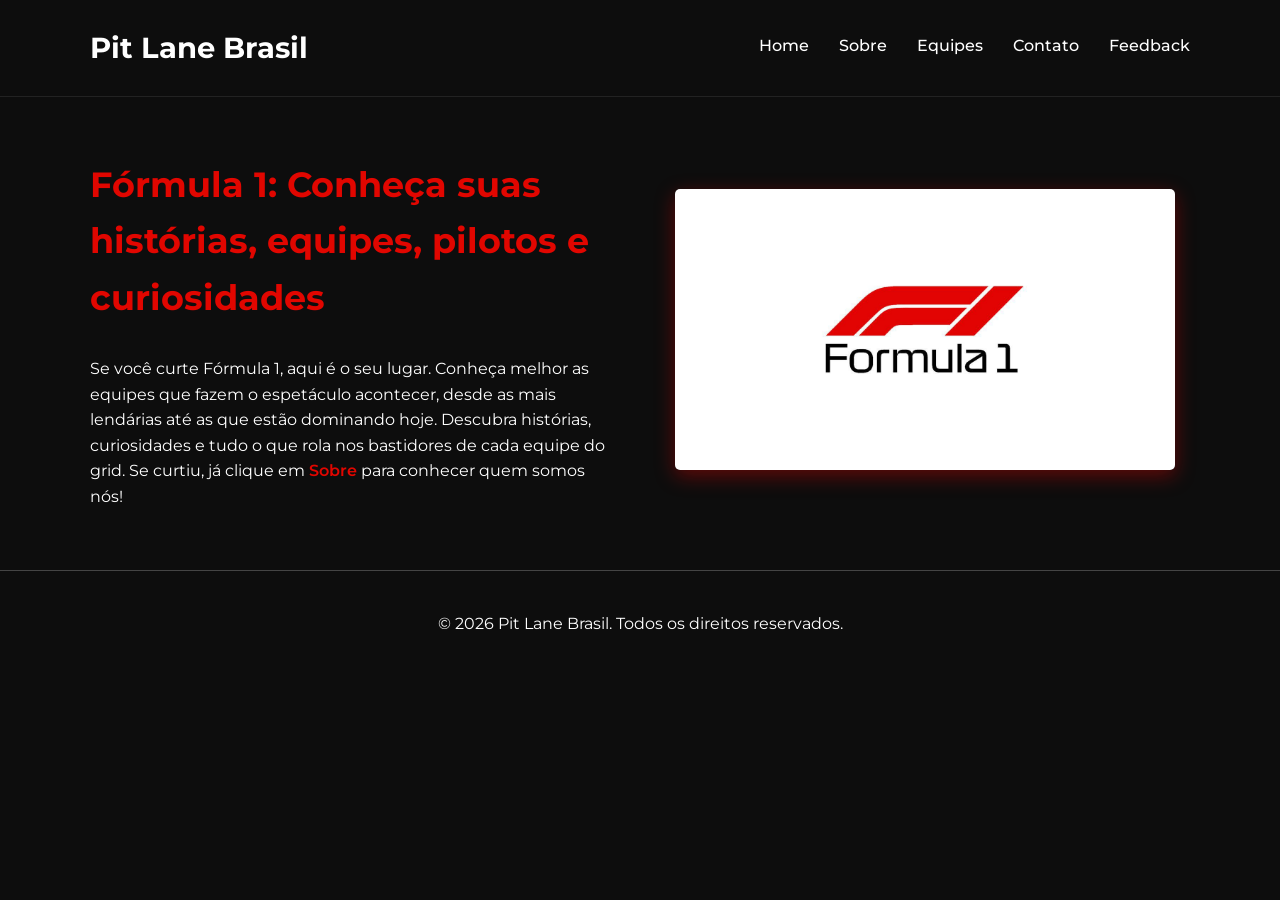
<file: index.html>
<!DOCTYPE html>
<html lang="pt-BR">
<head>
  <meta charset="UTF-8" />
  <meta name="viewport" content="width=device-width, initial-scale=1" />
  <title>Pit Lane Brasil - O Brasil na Fórmula 1</title>
  <meta name="description" content="Informações sobre as equipes de fórmula 1" />
  <link href="https://fonts.googleapis.com/css2?family=Montserrat:wght@400;700&display=swap" rel="stylesheet">
  <link rel="stylesheet" href="styles.css">
</head>
<body>

<header>
  <div class="container">
    <h1 class="logo">Pit Lane Brasil</h1>
    <button class="hamburger" aria-label="Abrir menu">
      <span class="bar"></span>
      <span class="bar"></span>
      <span class="bar"></span>
    </button>
    <nav class="nav-menu">
      <a href="index.html">Home</a>
      <a href="sobre.html">Sobre</a>
      <a href="equipes.html">Equipes</a>
      <a href="contato.html">Contato</a>
      <a href="feedback.html">Feedback</a>
    </nav>
  </div>
</header>

<section id="hero">
  <div class="container hero-content">
    <div class="hero-text">
      <h2>Fórmula 1: Conheça suas histórias, equipes, pilotos e curiosidades</h2>
      <p>Se você curte Fórmula 1, aqui é o seu lugar. Conheça melhor as equipes que fazem o espetáculo acontecer, desde as mais lendárias até as que estão dominando hoje. Descubra histórias, curiosidades e tudo o que rola nos bastidores de cada equipe do grid. Se curtiu, já clique em <a href="sobre.html">Sobre</a> para conhecer quem somos nós!</p>
    </div>
    <div class="hero-image">
      <img src="img/logo-formula 1.png" alt="Ilustração da logo da Fórmula 1" />
    </div>
  </div>
</section>

<footer>
  <div class="container">
    <p>© 2026 Pit Lane Brasil. Todos os direitos reservados.</p>
  </div>
</footer>

<script>
const hamburger = document.querySelector('.hamburger');
const navMenu = document.querySelector('.nav-menu');

hamburger.addEventListener('click', () => {
  hamburger.classList.toggle('active');
  navMenu.classList.toggle('active');
});
</script>
</body>
</html>
</file>
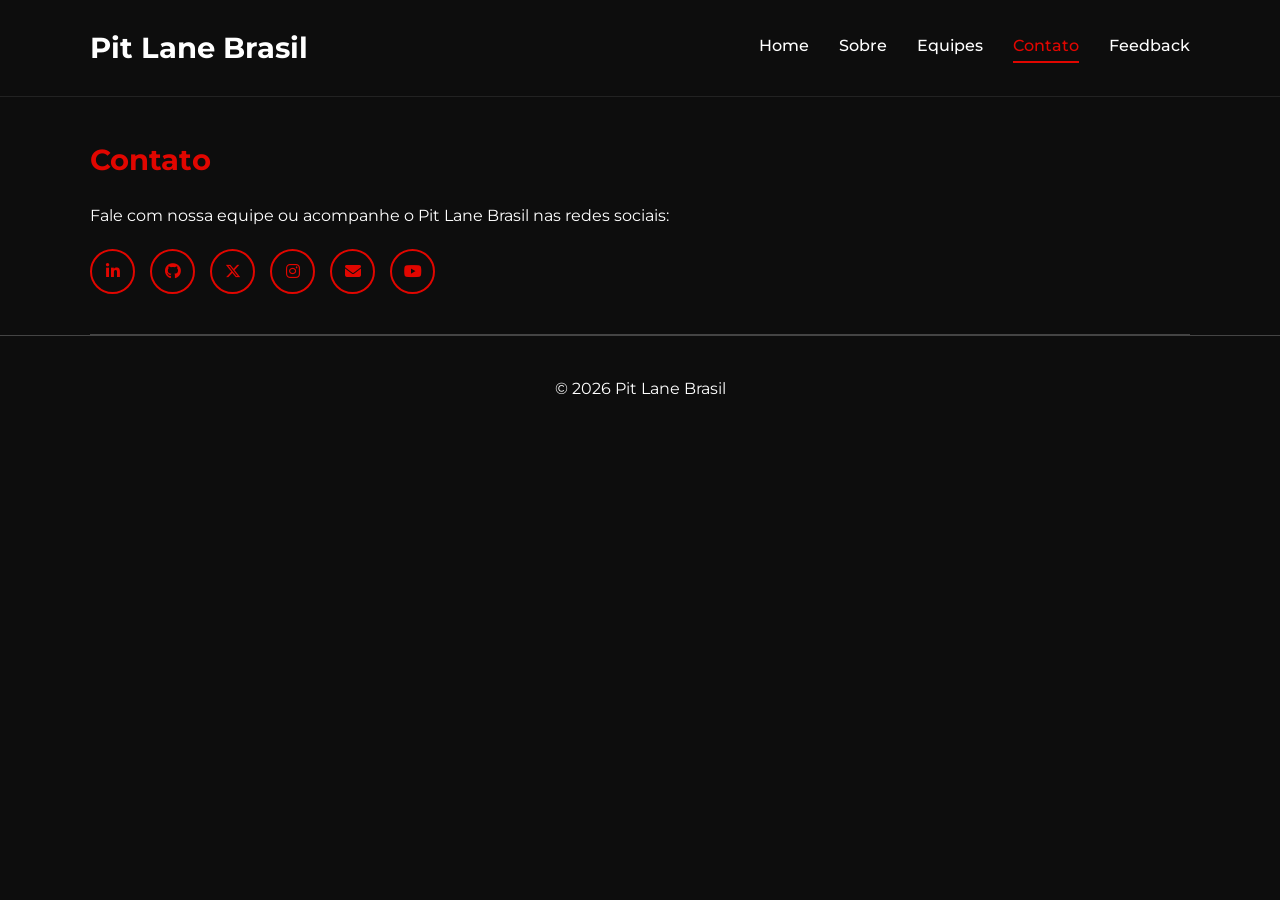
<file: contato.html>
<!DOCTYPE html>
<html lang="pt-BR">
<head>
  <meta charset="UTF-8">
  <meta name="viewport" content="width=device-width, initial-scale=1.0">
  <title>Contato - Pit Lane Brasil</title>
  <link href="https://fonts.googleapis.com/css2?family=Montserrat:wght@400;700&display=swap" rel="stylesheet">
  <link rel="stylesheet" href="https://cdnjs.cloudflare.com/ajax/libs/font-awesome/6.5.0/css/all.min.css">
  <link rel="stylesheet" href="styles.css">
</head>
<body>

<header>
  <div class="container">
    <h1 class="logo">Pit Lane Brasil</h1>

    <button class="hamburger" aria-label="Abrir menu">
      <span class="bar"></span>
      <span class="bar"></span>
      <span class="bar"></span>
    </button>

    <nav class="nav-menu">
      <a href="index.html">Home</a>
      <a href="sobre.html">Sobre</a>
      <a href="equipes.html">Equipes</a>
      <a href="contato.html" class="active">Contato</a>
      <a href="feedback.html">Feedback</a>
    </nav>
  </div>
</header>

<section class="container section">

  <h3>Contato</h3>
  <p>Fale com nossa equipe ou acompanhe o Pit Lane Brasil nas redes sociais:</p>

  <div class="social-container">

    <a href="https://www.linkedin.com/in/pedro-felipe-castro-rosa" target="_blank" class="social-btn">
      <i class="fab fa-linkedin-in"></i>
    </a>

    <a href="https://github.com/Pedrin740" target="_blank" class="social-btn">
      <i class="fab fa-github"></i>
    </a>

    <a href="https://twitter.com" target="_blank" class="social-btn">
      <i class="fab fa-x-twitter"></i>
    </a>

    <a href="https://www.instagram.com/pxdrinftnn/" target="_blank" class="social-btn">
      <i class="fab fa-instagram"></i>
    </a>

    <a href="https://mail.google.com/mail/?view=cm&fs=1&to=pedrofelipecastrorosa@gmail.com" target="_blank" class="social-btn">
      <i class="fas fa-envelope"></i>
    </a>  

    <a href="https://youtube.com" target="_blank" class="social-btn">
      <i class="fab fa-youtube"></i>
    </a>

  </div>

</section>

<footer>
  <div class="container">
    <p>© 2026 Pit Lane Brasil</p>
  </div>
</footer>

<script>
const hamburger = document.querySelector('.hamburger');
const navMenu = document.querySelector('.nav-menu');

hamburger.addEventListener('click', () => {
  hamburger.classList.toggle('active');
  navMenu.classList.toggle('active');
});
</script>

</body>
</html>
</file>
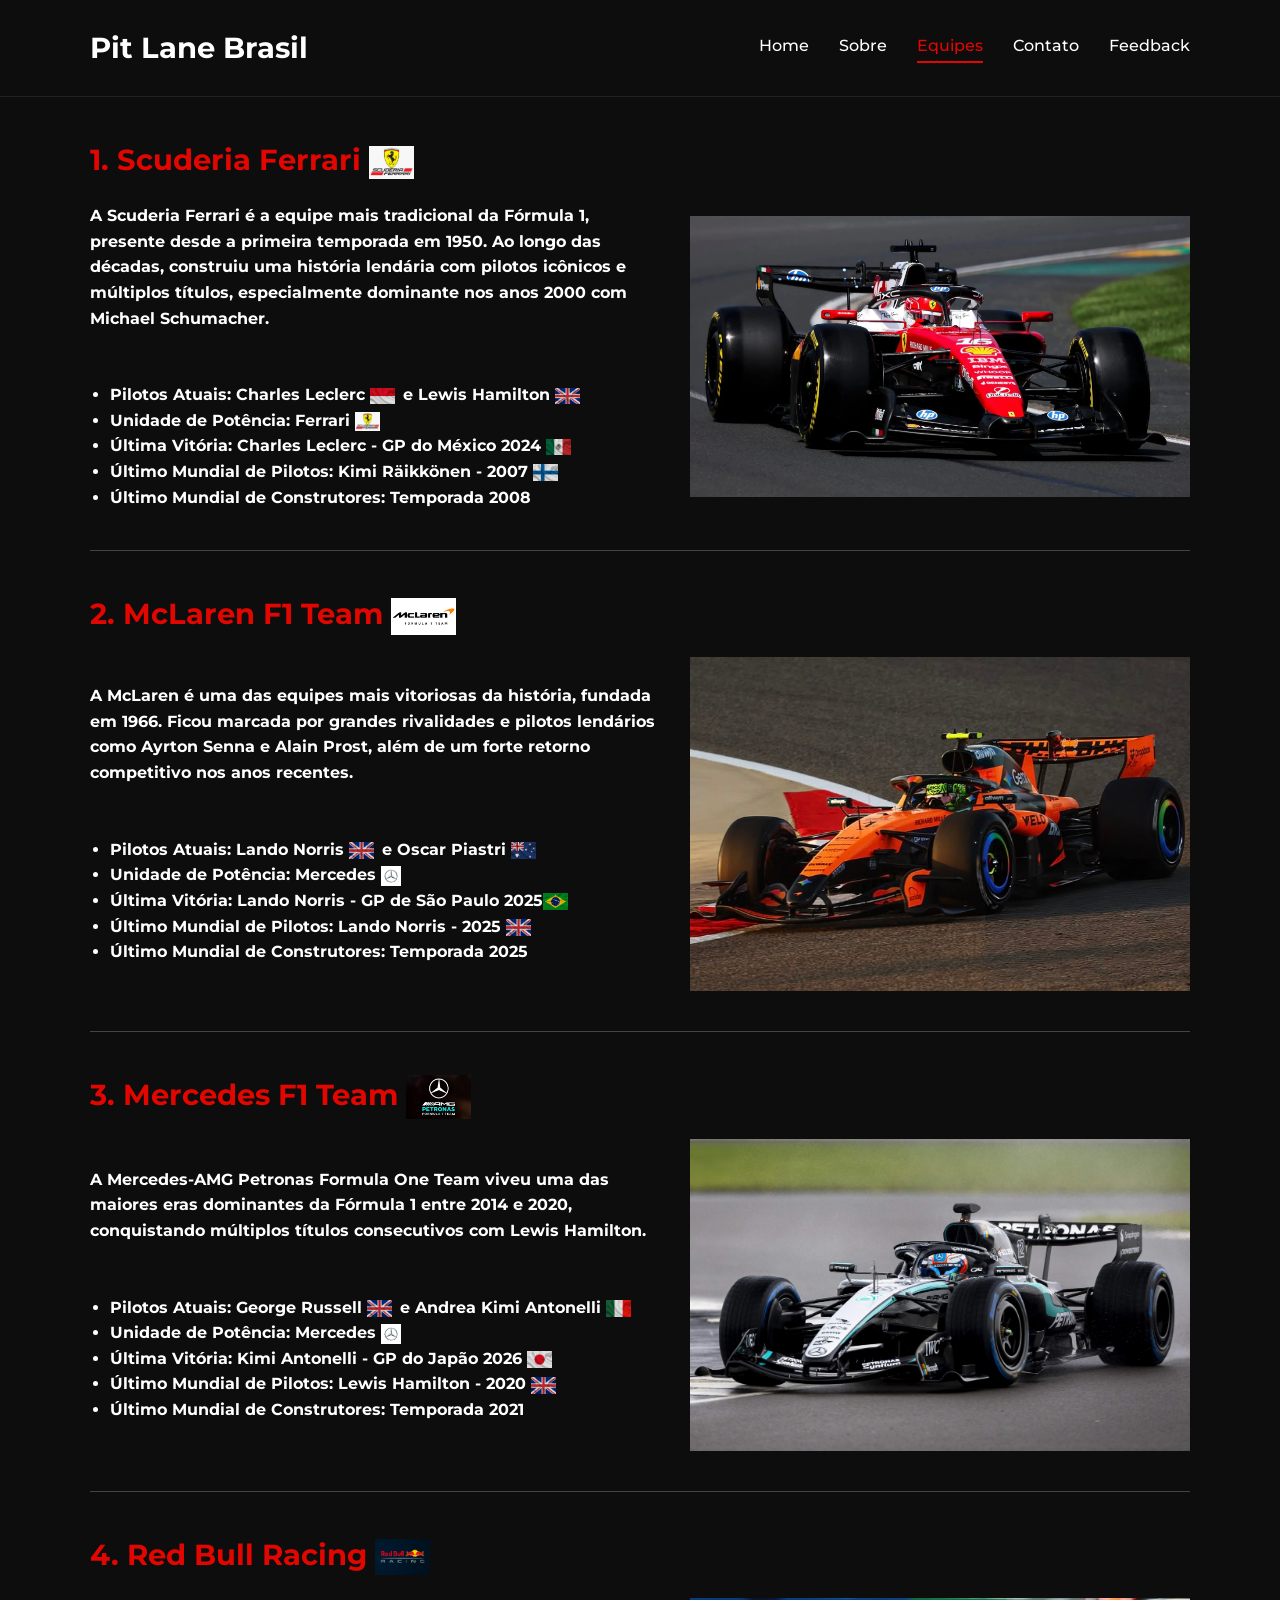
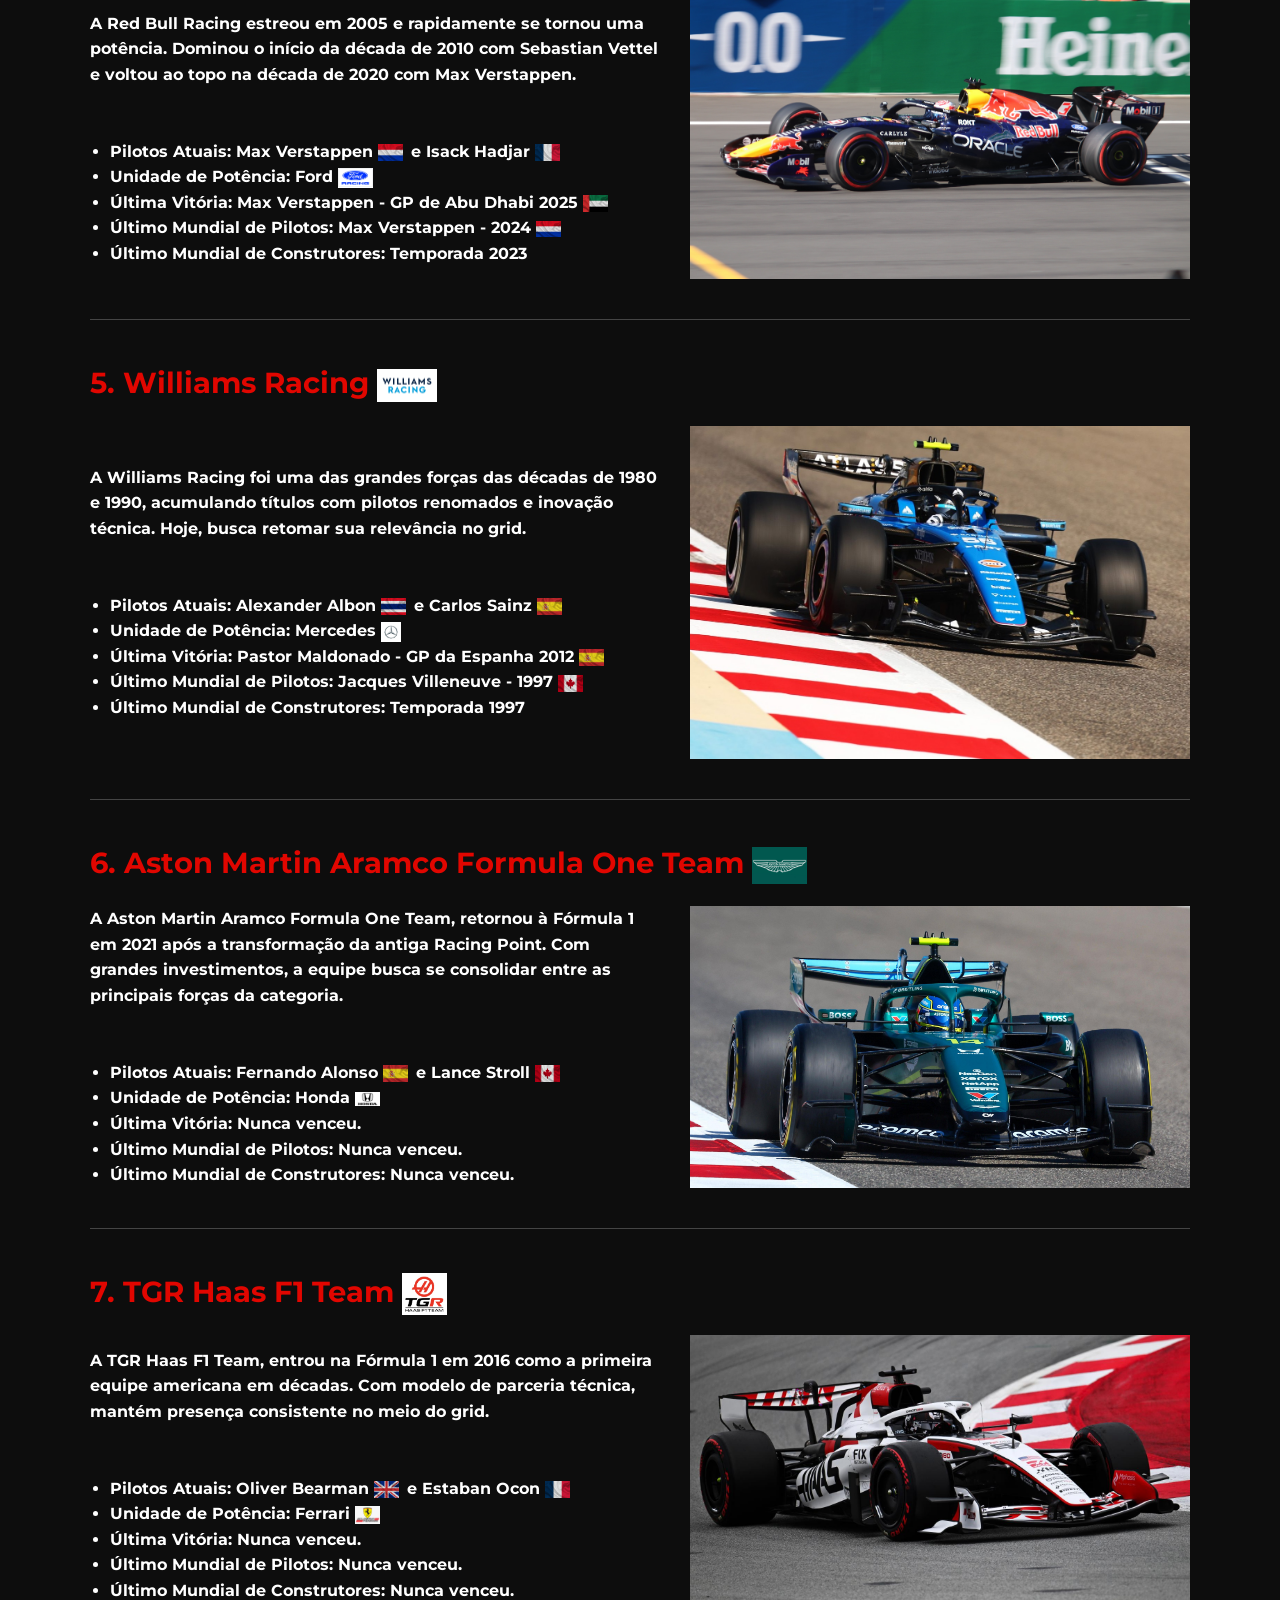
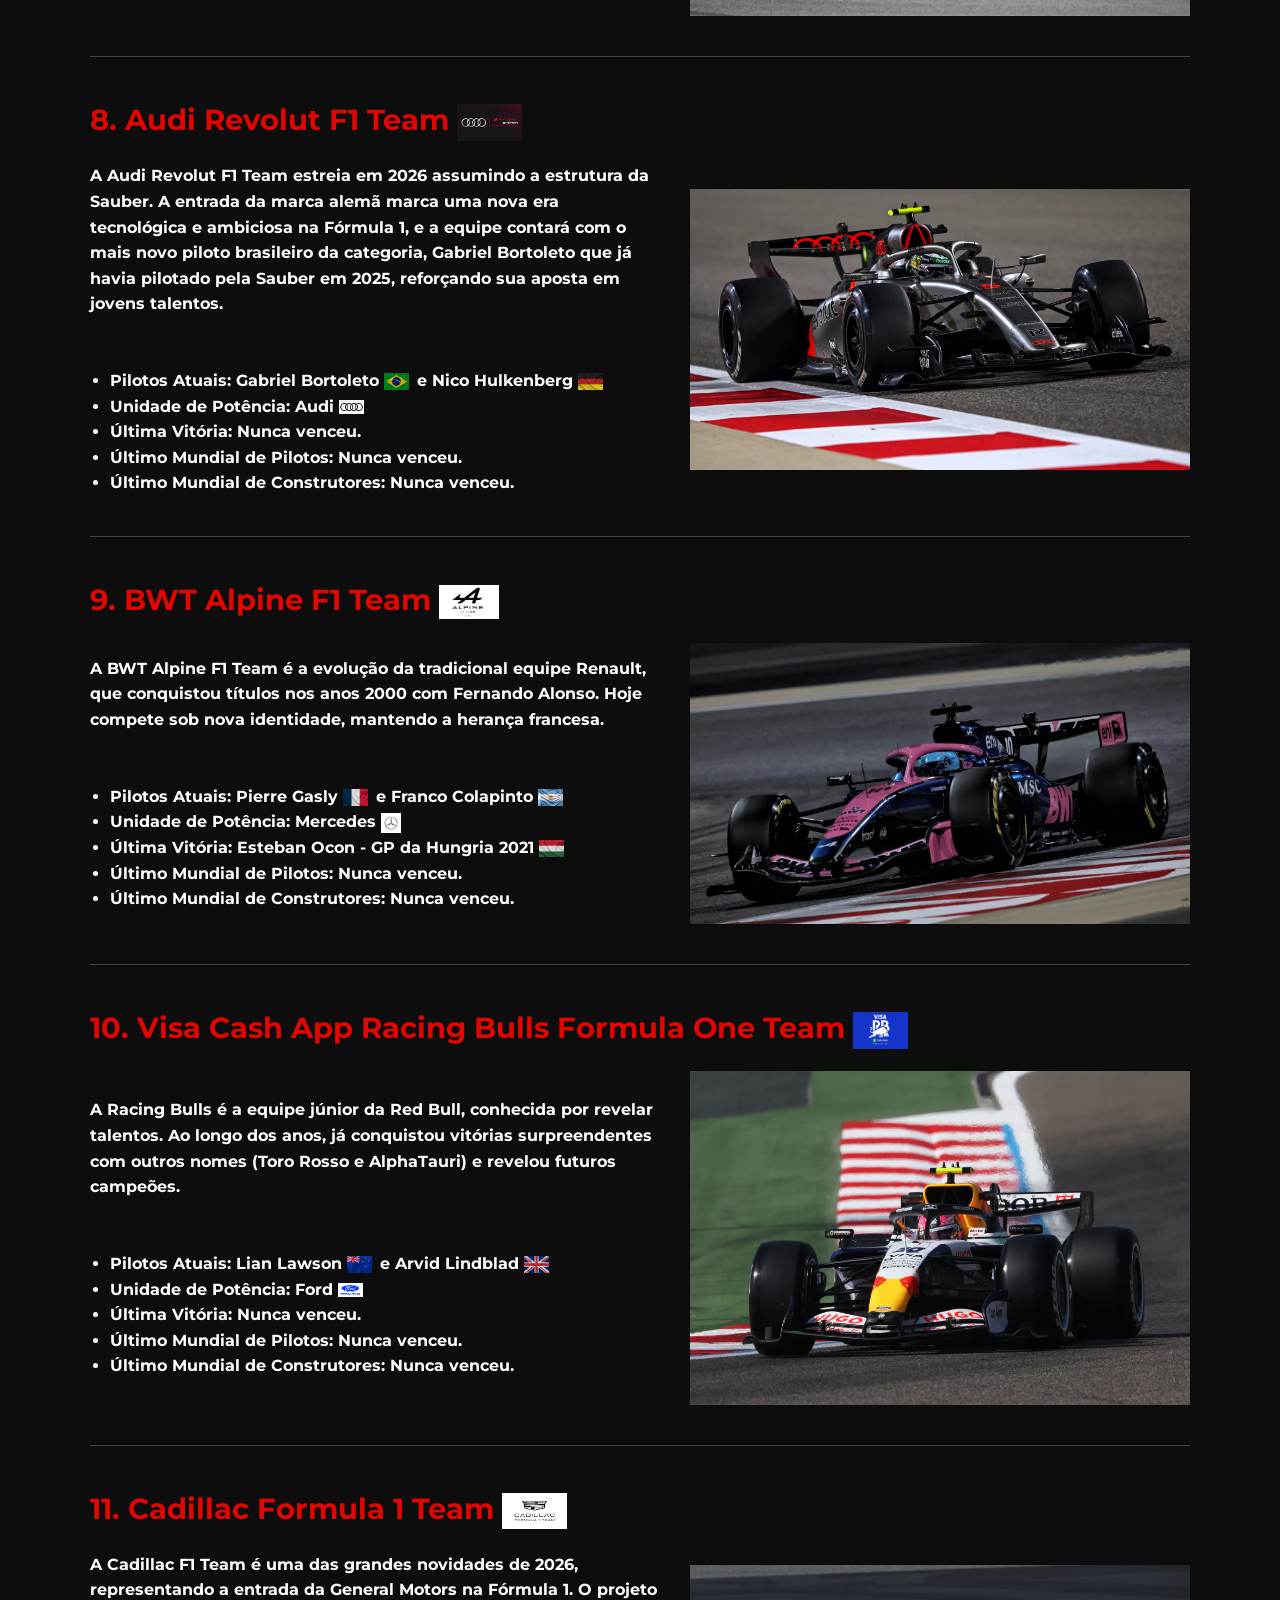
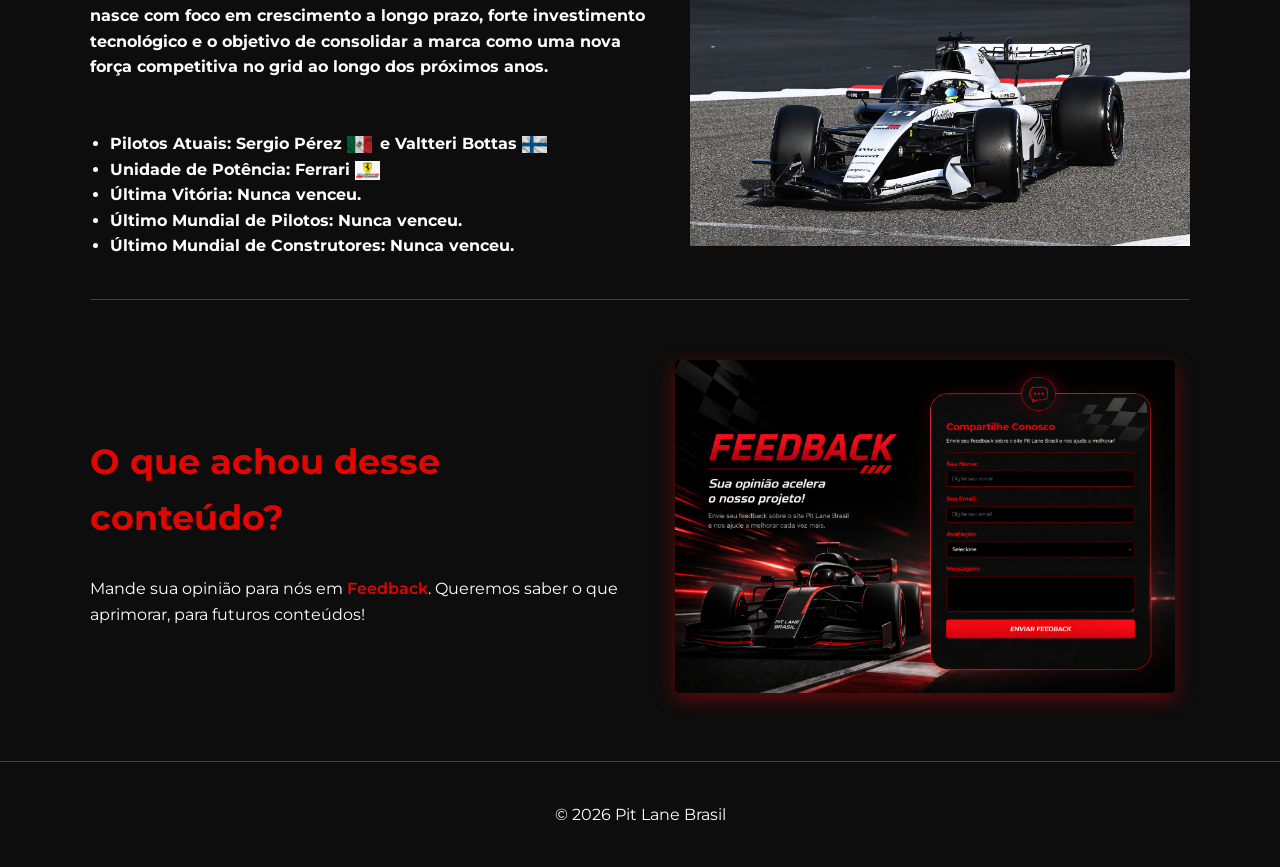
<file: equipes.html>
<!DOCTYPE html>
<html lang="pt-BR">
<head>
  <meta charset="UTF-8" />
  <meta name="viewport" content="width=device-width, initial-scale=1.0" />
  <title>Equipes - Pit Lane Brasil</title>
  <link href="https://fonts.googleapis.com/css2?family=Montserrat:wght@400;700&display=swap" rel="stylesheet">
  <link rel="stylesheet" href="styles.css">
</head>
<body>

<header>
  <div class="container">
    <h1 class="logo">Pit Lane Brasil</h1>
    <button class="hamburger" aria-label="Abrir menu">
      <span class="bar"></span>
      <span class="bar"></span>
      <span class="bar"></span>
    </button>
    <nav class="nav-menu">
      <a href="index.html">Home</a>
      <a href="sobre.html">Sobre</a>
      <a href="equipes.html" class="active">Equipes</a>
      <a href="contato.html">Contato</a>
      <a href="feedback.html">Feedback</a>
    </nav>
  </div>
</header>

<section id="impactos" class="container section">
  <h3>1. Scuderia Ferrari <img src="img/ferrarimotor.jfif" class="flag-ferrari"> <h4>
  <div class="text-image-container">
    <div class="content-left">
      <p>A Scuderia Ferrari é a equipe mais tradicional da Fórmula 1, presente desde a primeira temporada em 1950. Ao longo das décadas, construiu uma história lendária com pilotos icônicos e múltiplos títulos, especialmente dominante nos anos 2000 com Michael Schumacher.</p>
        <br></br>
      <ul>
        <li><strong>Pilotos Atuais:</strong> Charles Leclerc <img src="img/monaco.jpg" class="flag-pilotos">e Lewis Hamilton <img src="img/reinounido.jpg" class="flag-pilotos"></li>
        <li><strong>Unidade de Potência:</strong> Ferrari <img src="img/ferrarimotor.jfif" class="flag-pilotos"></li>
        <li><strong>Última Vitória:</strong> Charles Leclerc - GP do México 2024 <img src="img/mexico.jpg" class="flag-pilotos"></li>
        <li><strong>Último Mundial de Pilotos:</strong> Kimi Räikkönen - 2007 <img src="img/finlandia.jpg" class="flag-pilotos"> </li>
        <li><strong>Último Mundial de Construtores:</strong> Temporada 2008</li>
      </ul>
    </div>

    <img src="img/scuderiaferrari.webp" alt="Ferrari" class="side-image" />
  </div>
</section>

<section id="impactos" class="container section">
  <h3>2. McLaren F1 Team <img src="img/mclarenequipe.jfif" class="flag-mclaren"> <h4>
  <div class="text-image-container">
    <div class="content-left">
      <p>A McLaren é uma das equipes mais vitoriosas da história, fundada em 1966. Ficou marcada por grandes rivalidades e pilotos lendários como Ayrton Senna e Alain Prost, além de um forte retorno competitivo nos anos recentes.</p>
        <br></br>
      <ul>
        <li><strong>Pilotos Atuais:</strong> Lando Norris <img src="img/reinounido.jpg" class="flag-pilotos">e Oscar Piastri <img src="img/australia.jpg" class="flag-pilotos"></li>
        <li><strong>Unidade de Potência:</strong> Mercedes <img src="img/mercedes-motor.jfif" class="flag-mercedesmotor"></li>
        <li><strong>Última Vitória:</strong> Lando Norris - GP de São Paulo 2025<img src="img/brasil.avif" class="flag-pilotos"></li>
        <li><strong>Último Mundial de Pilotos:</strong> Lando Norris - 2025 <img src="img/reinounido.jpg" class="flag-pilotos"> </li>
        <li><strong>Último Mundial de Construtores:</strong> Temporada 2025</li>
      </ul>
    </div>

    <img src="img/mclaren.jpg" alt="McLaren" class="side-image" />
  </div>
</section>

<section id="impactos" class="container section">
  <h3>3. Mercedes F1 Team <img src="img/mercedes-equipe.jfif" class="flag-mclaren"> <h4>
  <div class="text-image-container">
    <div class="content-left">
      <p>A Mercedes-AMG Petronas Formula One Team viveu uma das maiores eras dominantes da Fórmula 1 entre 2014 e 2020, conquistando múltiplos títulos consecutivos com Lewis Hamilton.</p>
        <br></br>
      <ul>
        <li><strong>Pilotos Atuais:</strong> George Russell <img src="img/reinounido.jpg" class="flag-pilotos">e Andrea Kimi Antonelli <img src="img/italia.jpg" class="flag-pilotos"></li>
        <li><strong>Unidade de Potência:</strong> Mercedes <img src="img/mercedes-motor.jfif" class="flag-mercedesmotor"></li>
        <li><strong>Última Vitória:</strong> Kimi Antonelli - GP do Japão 2026 <img src="img/japao.jfif" class="flag-pilotos"></li>
        <li><strong>Último Mundial de Pilotos:</strong> Lewis Hamilton - 2020 <img src="img/reinounido.jpg" class="flag-pilotos"> </li>
        <li><strong>Último Mundial de Construtores:</strong> Temporada 2021</li>
      </ul>
    </div>

    <img src="img/mercedes-w17.jpg" alt="Mercedes" class="side-image" />
  </div>
</section>

<section id="impactos" class="container section">
  <h3>4. Red Bull Racing <img src="img/red-bull-racing-logo.jpg" class="flag-redbull"> <h4>
  <div class="text-image-container">
    <div class="content-left">
      <p>A Red Bull Racing estreou em 2005 e rapidamente se tornou uma potência. Dominou o início da década de 2010 com Sebastian Vettel e voltou ao topo na década de 2020 com Max Verstappen.</p>
        <br></br>
      <ul>
        <li><strong>Pilotos Atuais:</strong> Max Verstappen <img src="img/holanda.jpg" class="flag-pilotos">e Isack Hadjar <img src="img/franca.jpg" class="flag-pilotos"></li>
        <li><strong>Unidade de Potência:</strong> Ford <img src="img/fordmotor.jpg" class="flag-ford"></li>
        <li><strong>Última Vitória:</strong> Max Verstappen - GP de Abu Dhabi 2025 <img src="img/emirados-arabes.jpg" class="flag-pilotos"></li>
        <li><strong>Último Mundial de Pilotos:</strong> Max Verstappen - 2024 <img src="img/holanda.jpg" class="flag-pilotos"> </li>
        <li><strong>Último Mundial de Construtores:</strong> Temporada 2023</li>
      </ul>
    </div>

    <img src="img/redbullracing-rb-22.jpg" alt="RedBullRacing" class="side-image" />
  </div>
</section>

<section id="impactos" class="container section">
  <h3>5. Williams Racing <img src="img/williams.jfif" class="flag-williams"> <h4>
  <div class="text-image-container">
    <div class="content-left">
      <p>A Williams Racing foi uma das grandes forças das décadas de 1980 e 1990, acumulando títulos com pilotos renomados e inovação técnica. Hoje, busca retomar sua relevância no grid.</p>
        <br></br>
      <ul>
        <li><strong>Pilotos Atuais:</strong> Alexander Albon <img src="img/tailandia.jpg" class="flag-pilotos">e Carlos Sainz <img src="img/espanha.jpg" class="flag-pilotos"></li>
        <li><strong>Unidade de Potência:</strong> Mercedes <img src="img/mercedes-motor.jfif" class="flag-mercedesmotor"></li>
        <li><strong>Última Vitória:</strong> Pastor Maldonado - GP da Espanha 2012 <img src="img/espanha.jpg" class="flag-pilotos"></li>
        <li><strong>Último Mundial de Pilotos:</strong> Jacques Villeneuve - 1997 <img src="img/canada.jpg" class="flag-pilotos"> </li>
        <li><strong>Último Mundial de Construtores:</strong> Temporada 1997</li>
      </ul>
    </div>

    <img src="img/williamsfw.jpg" alt="Williams" class="side-image" />
  </div>
</section>

<section id="impactos" class="container section">
  <h3>6. Aston Martin Aramco Formula One Team <img src="img/logo-aston-martin.jpg" class="flag-aston"> <h4>
  <div class="text-image-container">
    <div class="content-left">
      <p>A Aston Martin Aramco Formula One Team, retornou à Fórmula 1 em 2021 após a transformação da antiga Racing Point. Com grandes investimentos, a equipe busca se consolidar entre as principais forças da categoria.</p>
        <br></br>
      <ul>
        <li><strong>Pilotos Atuais:</strong> Fernando Alonso <img src="img/espanha.jpg" class="flag-pilotos">e Lance Stroll <img src="img/canada.jpg" class="flag-pilotos"></li>
        <li><strong>Unidade de Potência:</strong> Honda <img src="img/honda.jpg" class="flag-pilotos"></li>
        <li><strong>Última Vitória:</strong> Nunca venceu. </li>
        <li><strong>Último Mundial de Pilotos:</strong> Nunca venceu. </li>
        <li><strong>Último Mundial de Construtores:</strong> Nunca venceu. </li>
      </ul>
    </div>

    <img src="img/astonmartin-am.jpg" alt="Aston Martin" class="side-image" />
  </div>
</section>

<section id="impactos" class="container section">
  <h3>7. TGR Haas F1 Team <img src="img/haas-logo.webp" class="flag-haas"> <h4>
  <div class="text-image-container">
    <div class="content-left">
      <p>A TGR Haas F1 Team, entrou na Fórmula 1 em 2016 como a primeira equipe americana em décadas. Com modelo de parceria técnica, mantém presença consistente no meio do grid.</p>
        <br></br>
      <ul>
        <li><strong>Pilotos Atuais:</strong> Oliver Bearman <img src="img/reinounido.jpg" class="flag-pilotos">e Estaban Ocon <img src="img/franca.jpg" class="flag-pilotos"></li>
        <li><strong>Unidade de Potência:</strong> Ferrari <img src="img/ferrarimotor.jfif" class="flag-pilotos"></li>
        <li><strong>Última Vitória:</strong> Nunca venceu. </li>
        <li><strong>Último Mundial de Pilotos:</strong> Nunca venceu. </li>
        <li><strong>Último Mundial de Construtores:</strong> Nunca venceu. </li>
      </ul>
    </div>

    <img src="img/haasvf-26.jpg" alt="TGR Haas" class="side-image" />
  </div>
</section>

<section id="impactos" class="container section">
  <h3>8. Audi Revolut F1 Team <img src="img/audi-logo.webp" class="flag-audi"> <h4>
  <div class="text-image-container">
    <div class="content-left">
      <p>A Audi Revolut F1 Team estreia em 2026 assumindo a estrutura da Sauber. A entrada da marca alemã marca uma nova era tecnológica e ambiciosa na Fórmula 1, e a equipe contará com o mais novo piloto brasileiro da categoria, Gabriel Bortoleto que já havia pilotado pela Sauber em 2025, reforçando sua aposta em jovens talentos.</p>
        <br></br>
      <ul>
        <li><strong>Pilotos Atuais:</strong> Gabriel Bortoleto <img src="img/brasil.avif" class="flag-pilotos">e Nico Hulkenberg <img src="img/alemanha.jpg" class="flag-pilotos"></li>
        <li><strong>Unidade de Potência:</strong> Audi <img src="img/audimotor.jpeg" class="flag-pilotos"></li>
        <li><strong>Última Vitória:</strong> Nunca venceu. </li>
        <li><strong>Último Mundial de Pilotos:</strong> Nunca venceu. </li>
        <li><strong>Último Mundial de Construtores:</strong> Nunca venceu. </li>
      </ul>
    </div>

    <img src="img/audi-r26.avif" alt="Audi" class="side-image" />
  </div>
</section>

<section id="impactos" class="container section">
  <h3>9. BWT Alpine F1 Team <img src="img/alpine-logo.jpg" class="flag-alpine"> <h4>
  <div class="text-image-container">
    <div class="content-left">
      <p>A BWT Alpine F1 Team é a evolução da tradicional equipe Renault, que conquistou títulos nos anos 2000 com Fernando Alonso. Hoje compete sob nova identidade, mantendo a herança francesa.</p>
        <br></br>
      <ul>
        <li><strong>Pilotos Atuais:</strong> Pierre Gasly <img src="img/franca.jpg" class="flag-pilotos">e Franco Colapinto <img src="img/argentina.avif" class="flag-pilotos"></li>
        <li><strong>Unidade de Potência:</strong> Mercedes <img src="img/mercedes-motor.jfif" class="flag-mercedesmotor"></li>
        <li><strong>Última Vitória:</strong> Esteban Ocon - GP da Hungria 2021 <img src="img/hungria.jpg" class="flag-pilotos"></li>
        <li><strong>Último Mundial de Pilotos:</strong> Nunca venceu. </li>
        <li><strong>Último Mundial de Construtores:</strong> Nunca venceu.</li>
      </ul>
    </div>

    <img src="img/alpine-2026.webp" alt="Alpine" class="side-image" />
  </div>
</section>

<section id="impactos" class="container section">
  <h3>10. Visa Cash App Racing Bulls Formula One Team <img src="img/racingbulls-logo.jpg" class="flag-vcarb"> <h4>
  <div class="text-image-container">
    <div class="content-left">
      <p>A Racing Bulls é a equipe júnior da Red Bull, conhecida por revelar talentos. Ao longo dos anos, já conquistou vitórias surpreendentes com outros nomes (Toro Rosso e AlphaTauri) e revelou futuros campeões.</p>
        <br></br>
      <ul>
        <li><strong>Pilotos Atuais:</strong> Lian Lawson <img src="img/nova-zelandia.avif" class="flag-pilotos">e Arvid Lindblad <img src="img/reinounido.jpg" class="flag-pilotos"></li>
        <li><strong>Unidade de Potência:</strong> Ford <img src="img/fordmotor.jpg" class="flag-pilotos"></li>
        <li><strong>Última Vitória:</strong> Nunca venceu. </li>
        <li><strong>Último Mundial de Pilotos:</strong> Nunca venceu. </li>
        <li><strong>Último Mundial de Construtores:</strong> Nunca venceu. </li>
      </ul>
    </div>

    <img src="img/racingbulls-vcarb03.jpg" alt="Racing Bulls" class="side-image" />
  </div>
</section>

<section id="impactos" class="container section">
  <h3>11. Cadillac Formula 1 Team <img src="img/cadillac-logo.jpg" class="flag-cadillac"> <h4>
  <div class="text-image-container">
    <div class="content-left">
      <p>A Cadillac F1 Team é uma das grandes novidades de 2026, representando a entrada da General Motors na Fórmula 1. O projeto nasce com foco em crescimento a longo prazo, forte investimento tecnológico e o objetivo de consolidar a marca como uma nova força competitiva no grid ao longo dos próximos anos.</p>
        <br></br>
      <ul>
        <li><strong>Pilotos Atuais:</strong> Sergio Pérez <img src="img/mexico.jpg" class="flag-pilotos">e Valtteri Bottas <img src="img/finlandia.jpg" class="flag-pilotos"></li>
        <li><strong>Unidade de Potência:</strong> Ferrari <img src="img/ferrarimotor.jfif" class="flag-pilotos"></li>
        <li><strong>Última Vitória:</strong> Nunca venceu. </li>
        <li><strong>Último Mundial de Pilotos:</strong> Nunca venceu. </li>
        <li><strong>Último Mundial de Construtores:</strong> Nunca venceu. </li>
      </ul>
    </div>

    <img src="img/cadillac-mac26.avif" alt="Cadillac" class="side-image" />
  </div>
</section>

<section id="hero">
  <div class="container hero-content">
    <div class="hero-text">
      <h2>O que achou desse conteúdo?</h2>
      <p>Mande sua opinião para nós em <a href="feedback.html">Feedback</a>. Queremos saber o que aprimorar, para futuros conteúdos!</p>
    </div>
    <div class="hero-image">
      <img src="img/feedback-divulgação.png" alt="Ilustração da logo da Fórmula 1" />
    </div>
  </div>
</section>


<footer>
  <div class="container">
    <p>© 2026 Pit Lane Brasil</p>
  </div>
</footer>
<script>
const hamburger = document.querySelector('.hamburger');
const navMenu = document.querySelector('.nav-menu');

hamburger.addEventListener('click', () => {
  hamburger.classList.toggle('active');
  navMenu.classList.toggle('active');
});
</script>

</body>
</html>
</file>
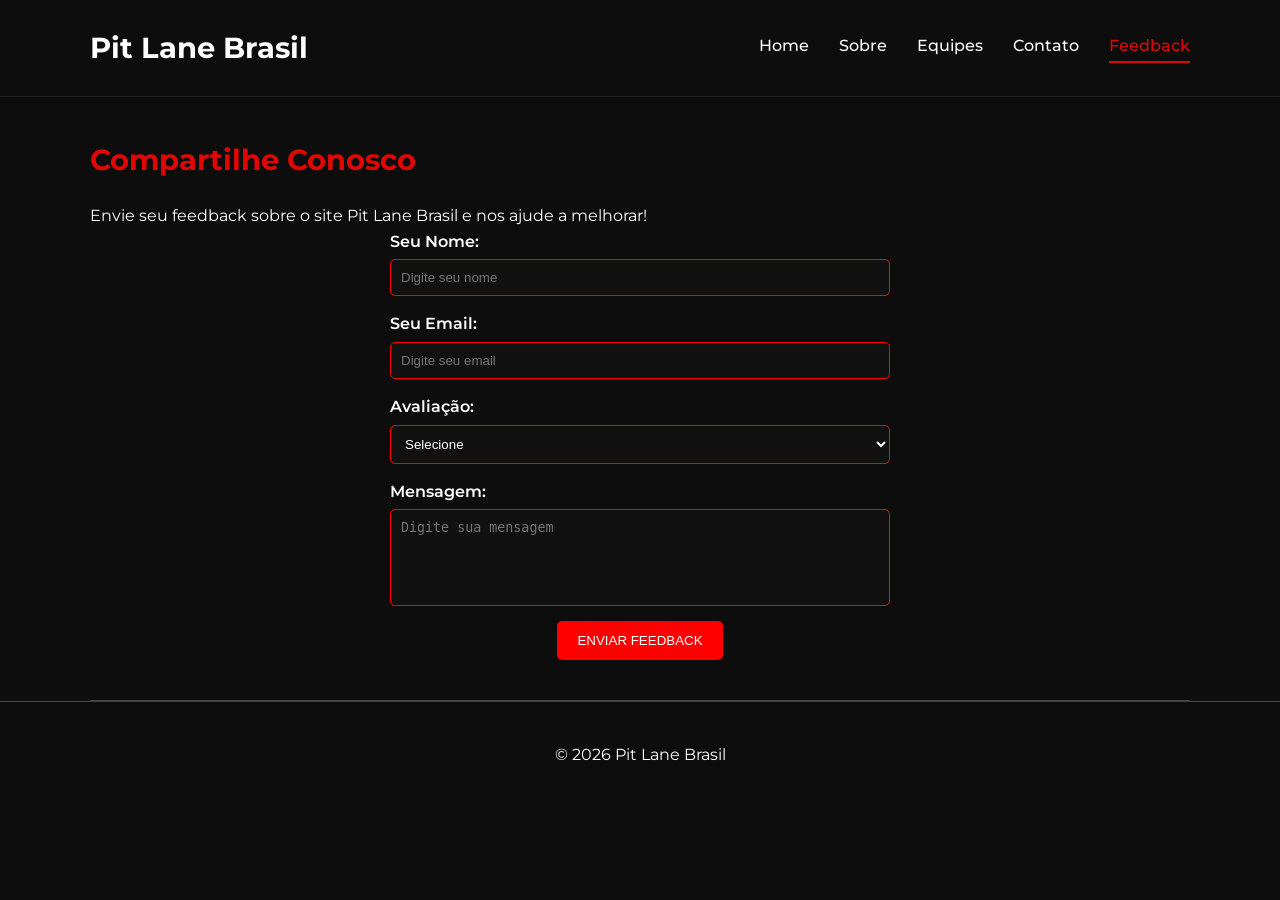
<file: feedback.html>
<!DOCTYPE html>
<html lang="pt-BR">
<head>
  <meta charset="UTF-8">
  <meta name="viewport" content="width=device-width, initial-scale=1.0">
  <title>Feedback - Pit Lane Brasil</title>
  <link href="https://fonts.googleapis.com/css2?family=Montserrat:wght@400;700&display=swap" rel="stylesheet">
  <link rel="stylesheet" href="styles.css">
</head>
<body>

<header>
  <div class="container">
    <h1 class="logo">Pit Lane Brasil</h1>

    <button class="hamburger" aria-label="Abrir menu">
      <span class="bar"></span>
      <span class="bar"></span>
      <span class="bar"></span>
    </button>

    <nav class="nav-menu">
      <a href="index.html">Home</a>
      <a href="sobre.html">Sobre</a>
      <a href="equipes.html">Equipes</a>
      <a href="contato.html">Contato</a>
      <a href="feedback.html" class="active">Feedback</a>
    </nav>
  </div>
</header>

<section class="container section">

  <h3>Compartilhe Conosco</h3>
  <p>Envie seu feedback sobre o site Pit Lane Brasil e nos ajude a melhorar!</p>

  <form action="https://formsubmit.co/pedrofelipecastrorosa@gmail.com" method="POST" class="contact-form">
    <input type="hidden" name="_subject" value="Novo Feedback - Pit Lane Brasil">
    <input type="hidden" name="_captcha" value="false">
    <input type="hidden" name="_next" value="contato.html">
    <div class="form-group">
      <label for="nome">Seu Nome:</label>
      <input type="text" id="nome" name="nome" placeholder="Digite seu nome" required>
    </div>
    <div class="form-group">
      <label for="email">Seu Email:</label>
      <input type="email" id="email" name="email" placeholder="Digite seu email" required>
    </div>
    <div class="form-group">
      <label for="avaliacao">Avaliação:</label>
      <select id="avaliacao" name="avaliacao" required>
        <option value="">Selecione</option>
        <option value="Excelente">Excelente</option>
        <option value="Bom">Bom</option>
        <option value="Regular">Regular</option>
        <option value="Ruim">Ruim</option>
      </select>
    </div>
    <div class="form-group">
      <label for="mensagem">Mensagem:</label>
      <textarea id="mensagem" name="mensagem" rows="5" placeholder="Digite sua mensagem" required></textarea>
    </div>
    <button type="submit">ENVIAR FEEDBACK</button>
  </form>

</section>

<footer>
  <div class="container">
    <p>© 2026 Pit Lane Brasil</p>
  </div>
</footer>

<script>
const hamburger = document.querySelector('.hamburger');
const navMenu = document.querySelector('.nav-menu');

hamburger.addEventListener('click', () => {
  hamburger.classList.toggle('active');
  navMenu.classList.toggle('active');
});
</script>

</body>
</html>
</file>
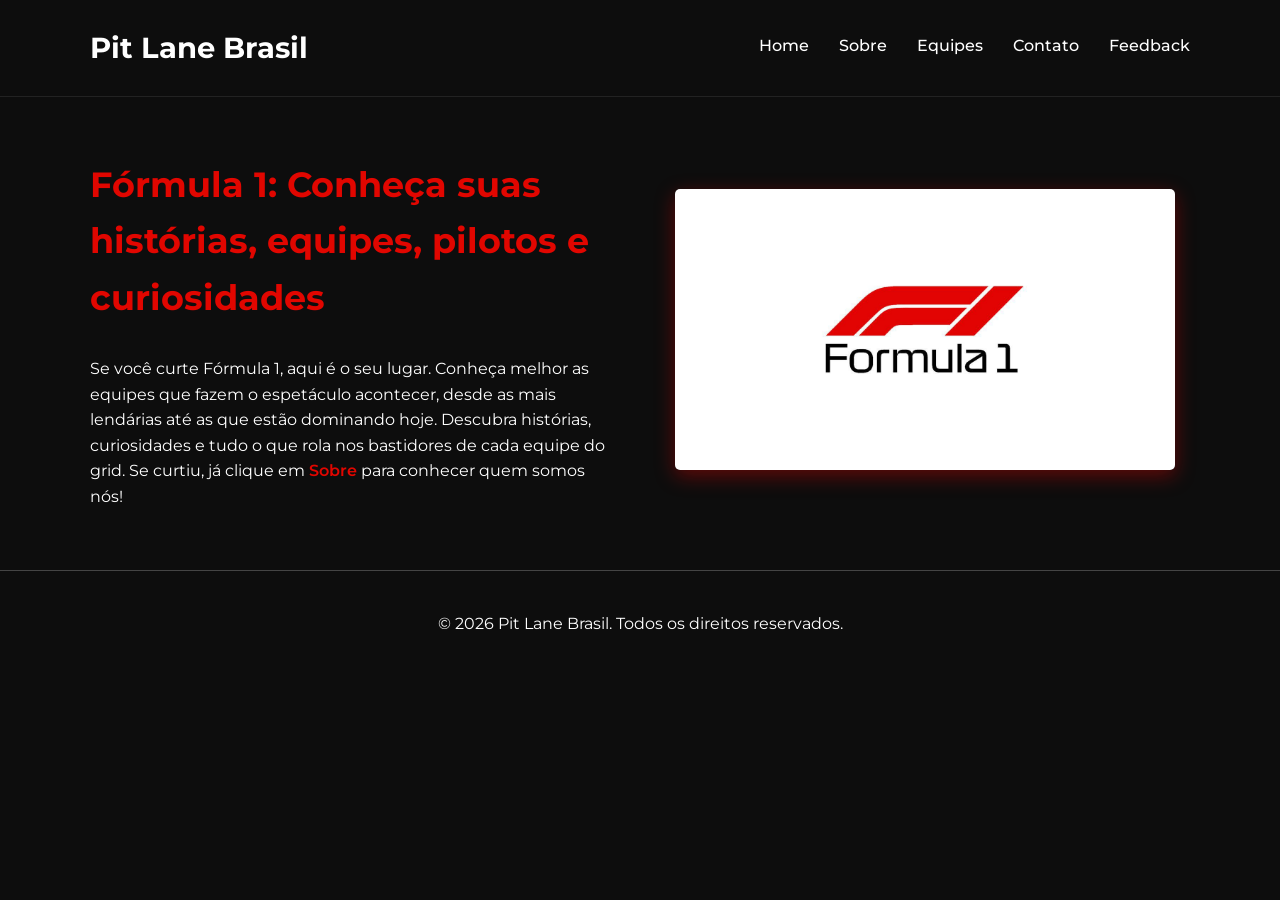
<file: index1.html>
<!DOCTYPE html>
<html lang="pt-BR">
<head>
  <meta charset="UTF-8" />
  <meta name="viewport" content="width=device-width, initial-scale=1" />
  <title>Pit Lane Brasil - O Brasil na Fórmula 1</title>
  <meta name="description" content="Informações sobre as equipes de fórmula 1" />
  <link href="https://fonts.googleapis.com/css2?family=Montserrat:wght@400;700&display=swap" rel="stylesheet">
  <link rel="stylesheet" href="styles.css">
</head>
<body>

<header>
  <div class="container">
    <h1 class="logo">Pit Lane Brasil</h1>
    <button class="hamburger" aria-label="Abrir menu">
      <span class="bar"></span>
      <span class="bar"></span>
      <span class="bar"></span>
    </button>
    <nav class="nav-menu">
      <a href="index1.html">Home</a>
      <a href="sobre.html">Sobre</a>
      <a href="equipes.html">Equipes</a>
      <a href="contato.html">Contato</a>
      <a href="feedback.html">Feedback</a>
    </nav>
  </div>
</header>

<section id="hero">
  <div class="container hero-content">
    <div class="hero-text">
      <h2>Fórmula 1: Conheça suas histórias, equipes, pilotos e curiosidades</h2>
      <p>Se você curte Fórmula 1, aqui é o seu lugar. Conheça melhor as equipes que fazem o espetáculo acontecer, desde as mais lendárias até as que estão dominando hoje. Descubra histórias, curiosidades e tudo o que rola nos bastidores de cada equipe do grid. Se curtiu, já clique em <a href="sobre.html">Sobre</a> para conhecer quem somos nós!</p>
    </div>
    <div class="hero-image">
      <img src="img/logo-formula 1.png" alt="Ilustração da logo da Fórmula 1" />
    </div>
  </div>
</section>

<footer>
  <div class="container">
    <p>© 2026 Pit Lane Brasil. Todos os direitos reservados.</p>
  </div>
</footer>

<script>
const hamburger = document.querySelector('.hamburger');
const navMenu = document.querySelector('.nav-menu');

hamburger.addEventListener('click', () => {
  hamburger.classList.toggle('active');
  navMenu.classList.toggle('active');
});
</script>
</body>
</html>
</file>
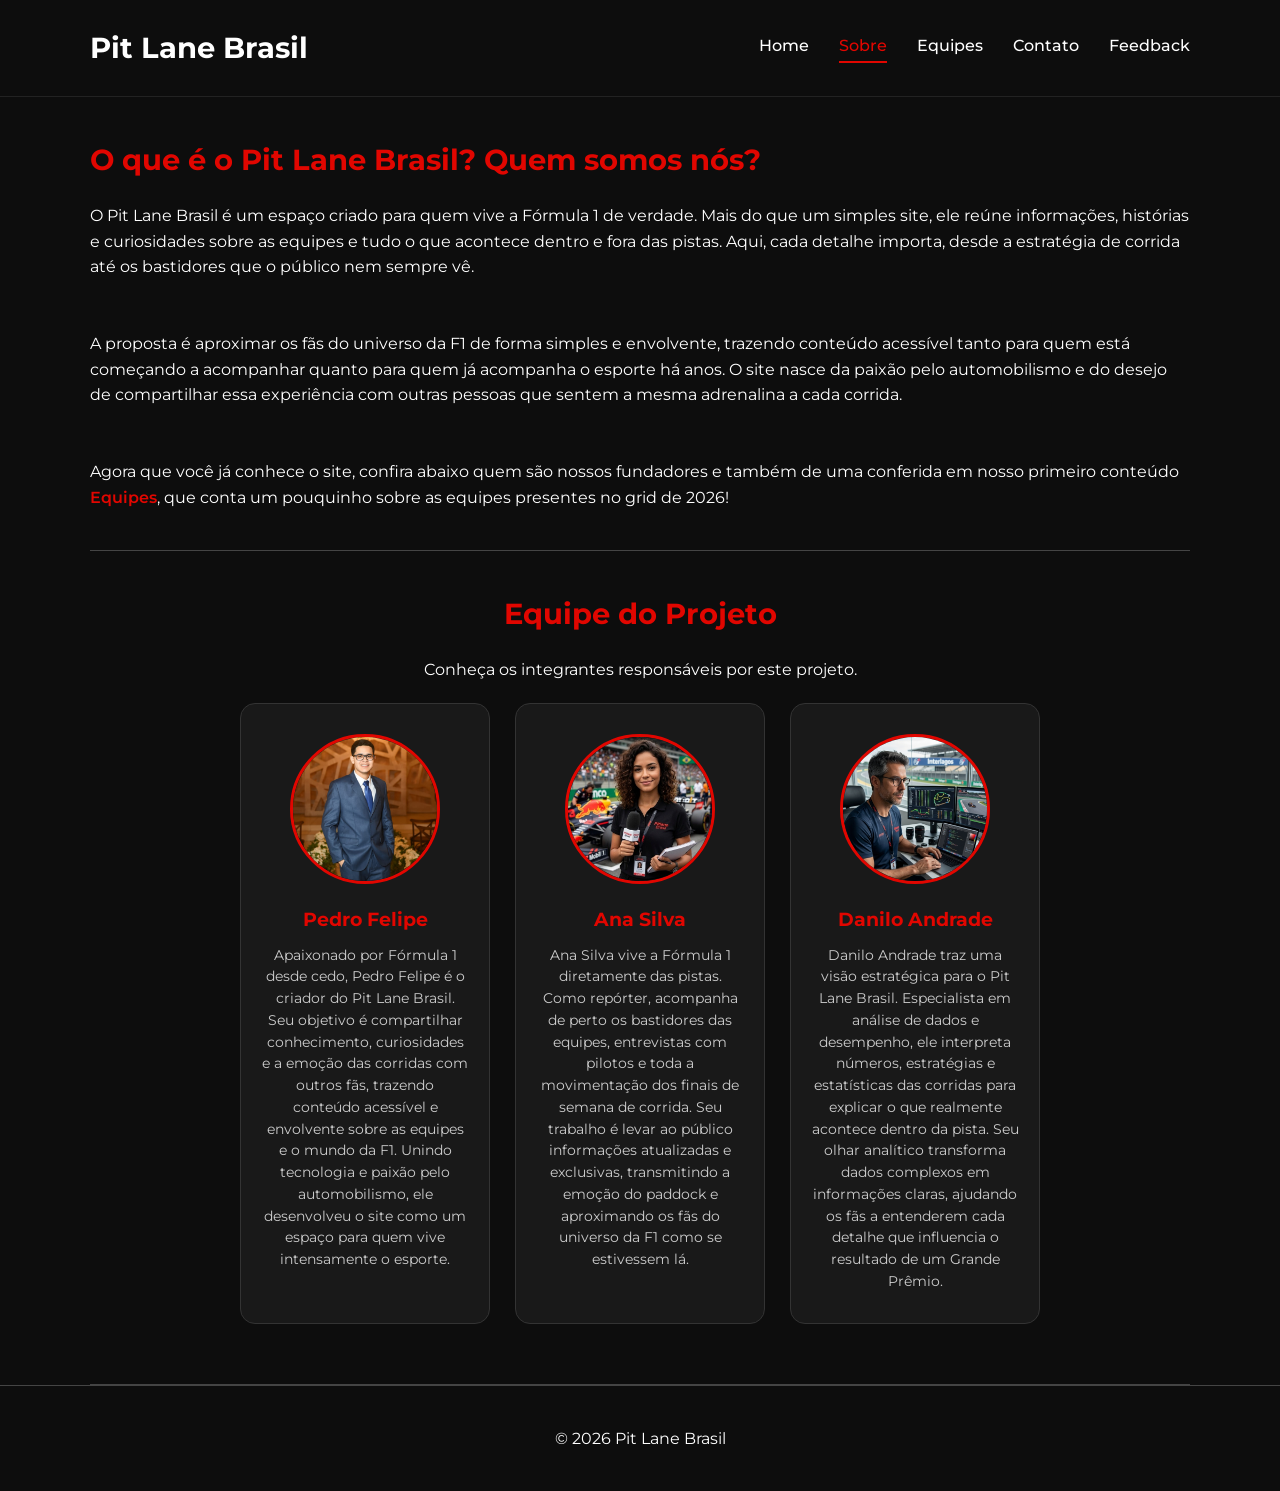
<file: sobre.html>
<!DOCTYPE html>
<html lang="pt-BR">
<head>
  <meta charset="UTF-8" />
  <meta name="viewport" content="width=device-width, initial-scale=1" />
  <title>Sobre - Pit Lane Brasil</title>

  <link href="https://fonts.googleapis.com/css2?family=Montserrat:wght@400;700&display=swap" rel="stylesheet">
  <link rel="stylesheet" href="styles.css">
</head>
<body>

<header>
  <div class="container">
    <h1 class="logo">Pit Lane Brasil</h1>

    <!-- CORRIGIDO -->
    <button class="hamburger" aria-label="Abrir menu">
      <span class="bar"></span>
      <span class="bar"></span>
      <span class="bar"></span>
    </button>

    <nav class="nav-menu">
      <a href="index.html">Home</a>
      <a href="sobre.html" class="active">Sobre</a>
      <a href="equipes.html">Equipes</a>
      <a href="contato.html">Contato</a>
      <a href="feedback.html">Feedback</a>
    </nav>
  </div>
</header>

<main class="container">
  <section id="sobre" class="section">
    <h3>O que é o Pit Lane Brasil? Quem somos nós?</h3>
    <p>O Pit Lane Brasil é um espaço criado para quem vive a Fórmula 1 de verdade. Mais do que um simples site, ele reúne informações, histórias e curiosidades sobre as equipes e tudo o que acontece dentro e fora das pistas. Aqui, cada detalhe importa, desde a estratégia de corrida até os bastidores que o público nem sempre vê.</p>
    <br></br>
    <p>A proposta é aproximar os fãs do universo da F1 de forma simples e envolvente, trazendo conteúdo acessível tanto para quem está começando a acompanhar quanto para quem já acompanha o esporte há anos. O site nasce da paixão pelo automobilismo e do desejo de compartilhar essa experiência com outras pessoas que sentem a mesma adrenalina a cada corrida.</p>
    <br></br>
    <p>Agora que você já conhece o site, confira abaixo quem são nossos fundadores e também de uma conferida em nosso primeiro conteúdo <a href="equipes.html">Equipes</a>, que conta um pouquinho sobre as equipes presentes no grid de 2026!</p>
  </section>
  
  <section id="equipe" class="section">
    <div style="text-align: center;">
      <h3>Equipe do Projeto</h3>
      <p class="subtitulo">Conheça os integrantes responsáveis por este projeto.</p>
    </div>

    <div class="equipe-grid">
      <div class="membro-card">
        <div class="membro-foto-wrapper">
          <img src="img/pedro-felipe.jpeg">
        </div>
        <h4>Pedro Felipe</h4>
        <p>Apaixonado por Fórmula 1 desde cedo, Pedro Felipe é o criador do Pit Lane Brasil. Seu objetivo é compartilhar conhecimento, curiosidades e a emoção das corridas com outros fãs, trazendo conteúdo acessível e envolvente sobre as equipes e o mundo da F1. Unindo tecnologia e paixão pelo automobilismo, ele desenvolveu o site como um espaço para quem vive intensamente o esporte.</p>
      </div>

      <div class="membro-card">
        <div class="membro-foto-wrapper">
          <img src="img/ana-silva-pitlane-brasil.jpeg">
        </div>
        <h4>Ana Silva</h4>
        <p>Ana Silva vive a Fórmula 1 diretamente das pistas. Como repórter, acompanha de perto os bastidores das equipes, entrevistas com pilotos e toda a movimentação dos finais de semana de corrida. Seu trabalho é levar ao público informações atualizadas e exclusivas, transmitindo a emoção do paddock e aproximando os fãs do universo da F1 como se estivessem lá.</p>
      </div>

      <div class="membro-card">
        <div class="membro-foto-wrapper">
          <img src="img/danilo-andrade-pitlane-brasil.png">
        </div>
        <h4>Danilo Andrade</h4>
        <p>Danilo Andrade traz uma visão estratégica para o Pit Lane Brasil. Especialista em análise de dados e desempenho, ele interpreta números, estratégias e estatísticas das corridas para explicar o que realmente acontece dentro da pista. Seu olhar analítico transforma dados complexos em informações claras, ajudando os fãs a entenderem cada detalhe que influencia o resultado de um Grande Prêmio.</p>
      </div>
    </div>
  </section>
</main>

<footer>
  <div class="container">
    <p>© 2026 Pit Lane Brasil</p>
  </div>
</footer>

<script>
const hamburger = document.querySelector('.hamburger');
const navMenu = document.querySelector('.nav-menu');

hamburger.addEventListener('click', () => {
  hamburger.classList.toggle('active');
  navMenu.classList.toggle('active');
});
</script>

</body>
</html>
</file>
<file: styles.css>
/* 1. RESET E CONFIGURAÇÕES GERAIS */ 
* {
  margin: 0;
  padding: 0;
  box-sizing: border-box;
}
body {
  font-family: 'Montserrat', sans-serif;
  background: #0d0d0d;
  color: white;
  line-height: 1.6;
}

.container {
  width: 90%;
  max-width: 1100px;
  margin: 0 auto;
}

/* 2. HEADER (LOGO PARA ESQUERDA E MENU PARA DIREITA) */
header {
  background: #0d0d0d;
  padding: 25px 0;
  border-bottom: 1px solid #222;
}

header .container {
  display: flex;
  justify-content: space-between;
  align-items: center;
}

header .logo {
  font-size: 1.8rem;
  font-weight: 700;
  color: white;
}

/* Menu de Navegação */
.nav-menu {
  display: flex;
  gap: 30px;
}

.nav-menu a {
  color: white;
  text-decoration: none;
  font-weight: 500;
  font-size: 1rem;
  padding-bottom: 5px;
  position: relative;
  transition: color 0.3s ease;
}

.nav-menu a:hover, 
.nav-menu a.active {
  color: #e10600;
}

.nav-menu a::after {
  content: '';
  position: absolute;
  width: 0;
  height: 2px;
  bottom: 0;
  left: 0;
  background-color: #e10600;
  transition: width 0.3s ease;
}

.nav-menu a:hover::after, 
.nav-menu a.active::after {
  width: 100%;
}

/* 3. HOME */
#hero {
  padding: 60px 0;
}

.hero-content {
  display: flex;
  flex-wrap: wrap;
  align-items: center;
  gap: 40px;
}

.hero-text {
  flex: 1 1 400px;
}

.hero-text h2 {
  font-size: 2.2rem;
  margin-bottom: 30px;
  color: #e10600;
}

p a {
  color: #e10600 !important;
  text-decoration: none;
  font-weight: 600;
  border-bottom: 1px solid transparent;
  transition: border-bottom 0.3s ease;
}

p a:hover {
  border-bottom: 1px solid #e10600;
}

.hero-image {
  flex: 1 1 400px;
  text-align: center;
}

.hero-image img {
  width: 500px;
  max-width: 100%;
  border-radius: 5px;
  box-shadow: 0 6px 20px rgba(225, 6, 0, 0.4);
}

.section {
  padding: 40px 0;
  border-bottom: 1px solid #444;
}

.section h3 {
  font-size: 1.8rem;
  color: #e10600;
  margin-bottom: 20px;
}

.equipe-grid {
  display: flex;
  flex-wrap: wrap;
  justify-content: center;
  gap: 25px;
  padding: 20px 0;
}

.membro-card {
  background: rgba(255, 255, 255, 0.05);
  border: 1px solid #333;
  border-radius: 15px;
  padding: 30px 20px;
  width: 250px;
  display: flex;
  flex-direction: column;
  align-items: center;
  text-align: center;
  transition: transform 0.3s ease, border-color 0.3s ease;
}

.membro-card:hover {
  transform: translateY(-10px);
  border-color: #e10600;
}

.membro-foto-wrapper {
  width: 150px;
  height: 150px;
  border-radius: 50%;
  border: 3px solid #e10600;
  overflow: hidden;
  margin-bottom: 20px;
}

.membro-foto-wrapper img {
  width: 100%;
  height: 100%;
  object-fit: cover;
}

.membro-card h4 {
  color: #e10600;
  font-size: 1.2rem;
  margin-bottom: 10px;
}

.membro-card p {
  font-size: 0.85rem;
  color: #ccc;
}

/* 5. FORMULÁRIO E BOTÃO (PADRÃO DO SITE) */
.contact-form {
  max-width: 500px;
  margin: 0 auto;
}

.form-group {
  display: flex;
  flex-direction: column;
  margin-bottom: 15px;
}

.form-group label {
  margin-bottom: 5px;
  color: #fff;
  font-weight: 600;
}

.form-group input,
.form-group select,
.form-group textarea {
  width: 100%;
  padding: 10px;
  border: 1px solid red;
  border-radius: 5px;
  background-color: #111;
  color: #fff;
  box-sizing: border-box;
  resize: none;
}

button {
  display: block;
  margin: 20px auto 0;
  padding: 12px 20px;
  background-color: red;
  color: white;
  border: none;
  border-radius: 5px;
  cursor: pointer;
  text-transform: uppercase;
  transition: all 0.3s ease;
  display: block;
  margin: 0 auto;
}
button[type="submit"]:hover {
  background-color: #b30500;
  transform: scale(1.05);
  box-shadow: 0 0 15px rgba(225, 6, 0, 0.6);
}
.form-group input:focus,
.form-group select:focus,
.form-group textarea:focus {
  outline: none;
  border-color: #e10600;
  box-shadow: 0 0 8px rgba(225, 6, 0, 0.4);
}

/* 6. FOOTER E RESPONSIVIDADE */
footer {
  text-align: center;
  padding: 40px 0;
  border-top: 1px solid #444;
}

/* BOTÃO HAMBURGUER */

.hamburger {
  display: none; 
  flex-direction: column;
  cursor: pointer;
  background: none;
  border: none;
  position: absolute;
  top: 20px;
  right: 20px;
}

.bar {
  width: 25px;
  height: 3px;
  background-color: white;
  margin: 4px 0;
  border-radius: 2px;
  transition: 0.3s;
}

.hamburger.active .bar:nth-child(1) {
  transform: rotate(45deg) translate(5px, 5px);
}

.hamburger.active .bar:nth-child(2) {
  opacity: 0;
}

.hamburger.active .bar:nth-child(3) {
  transform: rotate(-45deg) translate(6px, -6px);
}

.text-image-container {
  display: flex;
  align-items: center;
  gap: 30px;
}

.content-left {
  flex: 1;
}

.side-image {
  flex: 1;
  max-width: 500px;
}

.flag {
  width: 42px;
  margin-right: 8px;
  vertical-align: middle;
}

.flag-ferrari {
  width: 45px;
  margin-right: 8px;
  vertical-align: middle;
}

.flag-mclaren {
  width: 65px;
  margin-right: 8px;
  vertical-align: middle;
}


.flag-pilotos {
  width: 25px;
  margin-right: 8px;
  vertical-align: middle;
}

.flag-mercedes {
  width: 30px;
  margin-right: 8px;
  vertical-align: middle;
}

.flag-mercedesmotor {
  width: 20px;
  margin-right: 8px;
  vertical-align: middle;
}

.flag-redbull {
  width: 55px;
  margin-right: 8px;
  vertical-align: middle;
}

.flag-ford {
  width: 35px;
  margin-right: 8px;
  vertical-align: middle;
}

.flag-williams {
  width: 60px;
  margin-right: 8px;
  vertical-align: middle;
}

.flag-aston {
  width: 55px;
  margin-right: 8px;
  vertical-align: middle;
}

.flag-haas {
  width: 45px;
  margin-right: 8px;
  vertical-align: middle;
}

.flag-alpine{
  width: 60px;
  margin-right: 8px;
  vertical-align: middle;
}

.flag-audi {
  width: 65px;
  margin-right: 8px;
  vertical-align: middle;
}

.flag-vcarb {
  width: 55px;
  margin-right: 8px;
  vertical-align: middle;
}

.flag-cadillac {
  width: 65px;
  margin-right: 8px;
  vertical-align: middle;
}

.content-left ul {
  margin-left: 20px;
}

/* CONTATO */

.social-container {
  display: flex;
  gap: 15px;
  margin-top: 20px;
}

.social-btn {
  width: 45px;
  height: 45px;
  border: 2px solid #e10600;
  color: #e10600;
  display: flex;
  align-items: center;
  justify-content: center;
  border-radius: 50%;
  text-decoration: none;
}

.social-btn:hover {
  background: #e10600;
  color: white;
}

/* MENU MOBILE */

@media (max-width: 768px) {

  .hamburger {
    display: flex;
  }

  .nav-menu {
    position: absolute;
    top: 70px;
    right: 20px;
    background: #0b0b1a;
    flex-direction: column;
    align-items: flex-start;
    padding: 15px;
    border-radius: 8px;

    opacity: 0;
    visibility: hidden;
    transition: 0.3s;
  }

  .nav-menu.active {
    opacity: 1;
    visibility: visible;
  }

  .nav-menu a {
    display: block;
    margin: 10px 0;
    font-size: 1.1rem;
  }
}

@media (max-width: 768px) {
  header .container {
    flex-direction: column;
    gap: 20px;
  }
  .nav-menu {
    gap: 15px;
    flex-wrap: wrap;
    justify-content: center;
  }
  .equipe-grid {
    flex-direction: column;
    align-items: center;
  }
  @media (max-width: 768px) {

  .hero-content {
    flex-direction: column;
    text-align: center;
  }

  .text-image-container {
    flex-direction: column;
  }

  .hero-image img,
  .side-image {
    width: 100%;
    max-width: 100%;
  }

  .content-left {
    width: 100%;
  }

  .hero-text h2 {
    font-size: 1.6rem;
  }

  .hero-text p {
    font-size: 0.95rem;
  }
}
}
</file>
